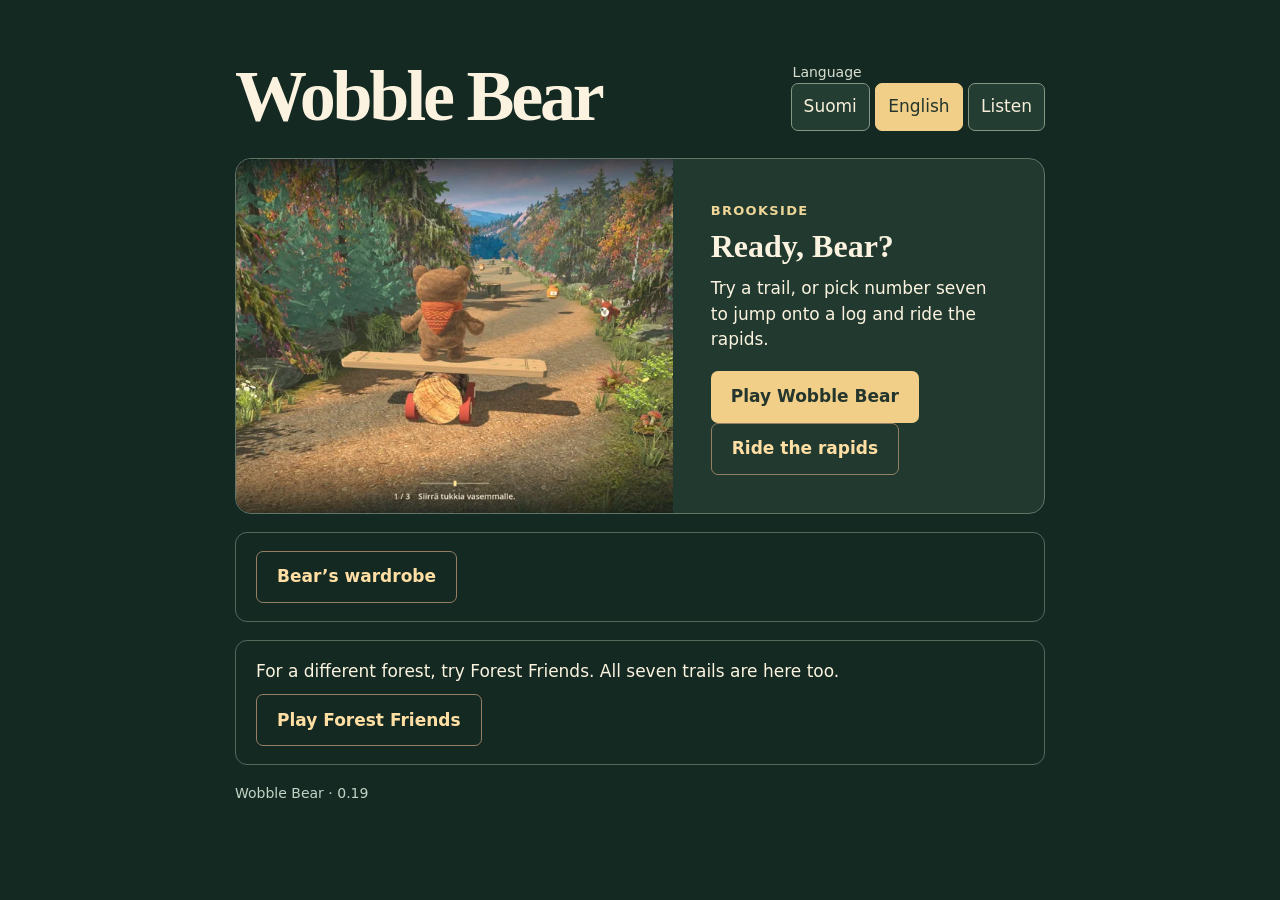
<file: index.html>
<!doctype html>
<html lang="en"><head><meta charset="utf-8"><meta name="viewport" content="width=device-width,initial-scale=1"><meta name="robots" content="noindex"><meta name="theme-color" content="#142720"><title>Wobble Bear</title><style>
*{box-sizing:border-box}body{margin:0;color:#fbf3df;background:#152923;font:17px/1.5 system-ui,sans-serif}main{width:min(930px,100%);margin:auto;padding:clamp(16px,5vw,60px)}header{display:flex;align-items:center;justify-content:space-between;gap:12px;flex-wrap:wrap;margin-bottom:26px}h1{margin:0;font:600 clamp(38px,7vw,72px)/1 Georgia,serif;letter-spacing:-.045em}fieldset{border:0;margin:0;padding:0}legend{font-size:14px;color:#d8dfd1}button,a{font:inherit}button{cursor:pointer;border:1px solid #859784;background:#233d32;color:#f7efda;min-height:48px;padding:7px 12px;border-radius:7px}button[aria-pressed=true],.play{background:#f1cf89;color:#23352c;border-color:#f1cf89}button:focus-visible,a:focus-visible{outline:3px solid white;outline-offset:4px}.hero{display:grid;grid-template-columns:1fr .85fr;border:1px solid #607568;border-radius:16px;overflow:hidden;background:#21392f}.hero>img{width:100%;height:100%;min-height:270px;object-fit:cover}.content{padding:clamp(18px,4vw,38px)}h2{font:600 32px/1.12 Georgia,serif;margin:6px 0 12px}p{margin:0 0 18px}.kicker{letter-spacing:.10em;font-weight:700;font-size:13px;color:#eed598}.play,.alt{display:inline-flex;align-items:center;justify-content:center;text-decoration:none;min-height:52px;padding:9px 20px;border-radius:7px;font-weight:700}.alt{color:#ffdfa3;border:1px solid #968063}.secondary{margin-top:18px;padding:18px 20px;border:1px solid #516b5b;border-radius:12px}.secondary p{margin-bottom:10px}.version{margin:18px 0;color:#c2d3c5;font-size:14px}@media(max-width:620px){.hero{display:flex;flex-direction:column}.hero>img{min-height:0;height:155px}.content{padding:18px}.play{width:100%}header{margin-bottom:14px}}
</style></head><body><main><header><h1>Wobble Bear</h1><fieldset><legend id="language">Language</legend><button type="button" id="fi" lang="fi">Suomi</button> <button type="button" id="en" lang="en">English</button> <button id="listen" type="button">Listen</button><audio id="welcome" preload="none"></audio></fieldset></header>
<div class="hero"><img src="puronvarsi.webp" alt=""><section class="content"><span class="kicker" id="tag">BROOKSIDE</span><h2 id="headline">Ready, Bear?</h2><p id="how">Try a trail, or pick number seven to jump onto a log and ride the rapids.</p><a class="play" id="play" href="puronvarsi/?lang=en">Play Wobble Bear</a> <a class="alt" id="rapids" href="puronvarsi/?lang=en&amp;trail=rapids">Ride the rapids</a></section></div>
<section class="secondary"><a class="alt" id="closet" href="puronvarsi/?lang=en&amp;wardrobe=1">Bear’s wardrobe</a></section><section class="secondary"><p id="forest">For a different forest, try Forest Friends. All seven trails are here too.</p><a class="alt" id="other" href="metsanvaki/?lang=en">Play Forest Friends</a></section><p class="version">Wobble Bear · 0.19</p></main>
<script>const copy={en:{closet:"Bear’s wardrobe",listen:"Listen",rapids:"Ride the rapids",language:"Language",tag:"BROOKSIDE",headline:"Ready, Bear?",how:"Try a trail, or pick number seven to jump onto a log and ride the rapids.",play:"Play Wobble Bear",forest:"For a different forest, try Forest Friends. All seven trails are here too.",other:"Play Forest Friends"},fi:{closet:"Karhun vaatekaappi",listen:"Kuuntele",rapids:"Laske Teron koski",language:"Kieli",tag:"PURONVARSI",headline:"Lähdetäänkö, karhu?",how:"Valitse metsäretki tai kokeile kenttää seitsemän. Siinä karhu hyppää tukille ja laskee koskea.",play:"Pelaa Wobble Bearia",forest:"Haluatko toiseen metsään? Metsänväessä voit pelata samat seitsemän kenttää.",other:"Pelaa Metsänväkeä"}};
const query=new URL(location.href).searchParams.get("lang");let lang="en";try{if(localStorage.getItem("wobble.language")==="fi")lang="fi"}catch{}if(query==="en"||query==="fi")lang=query;
function choose(l){lang=l;document.documentElement.lang=l;for(const [id,s] of Object.entries(copy[l]))document.getElementById(id).textContent=s;for(const code of ["fi","en"])document.getElementById(code).setAttribute("aria-pressed",String(l===code));document.getElementById("play").href="puronvarsi/?lang="+l;document.getElementById("rapids").href="puronvarsi/?trail=rapids&lang="+l;document.getElementById("closet").href="puronvarsi/?wardrobe=1&lang="+l;document.getElementById("other").href="metsanvaki/?lang="+l;try{localStorage.setItem("wobble.language",l)}catch{}try{const u=new URL(location.href);u.searchParams.set("lang",l);history.replaceState(null,"",u)}catch{}}
function speak(){const audio=document.getElementById("welcome");audio.src="welcome-"+lang+".mp3";audio.play().catch(()=>{});} for(const code of ["fi","en"])document.getElementById(code).onclick=()=>{choose(code);speak()};document.getElementById("listen").onclick=speak;choose(lang);</script></body></html>
</file>
